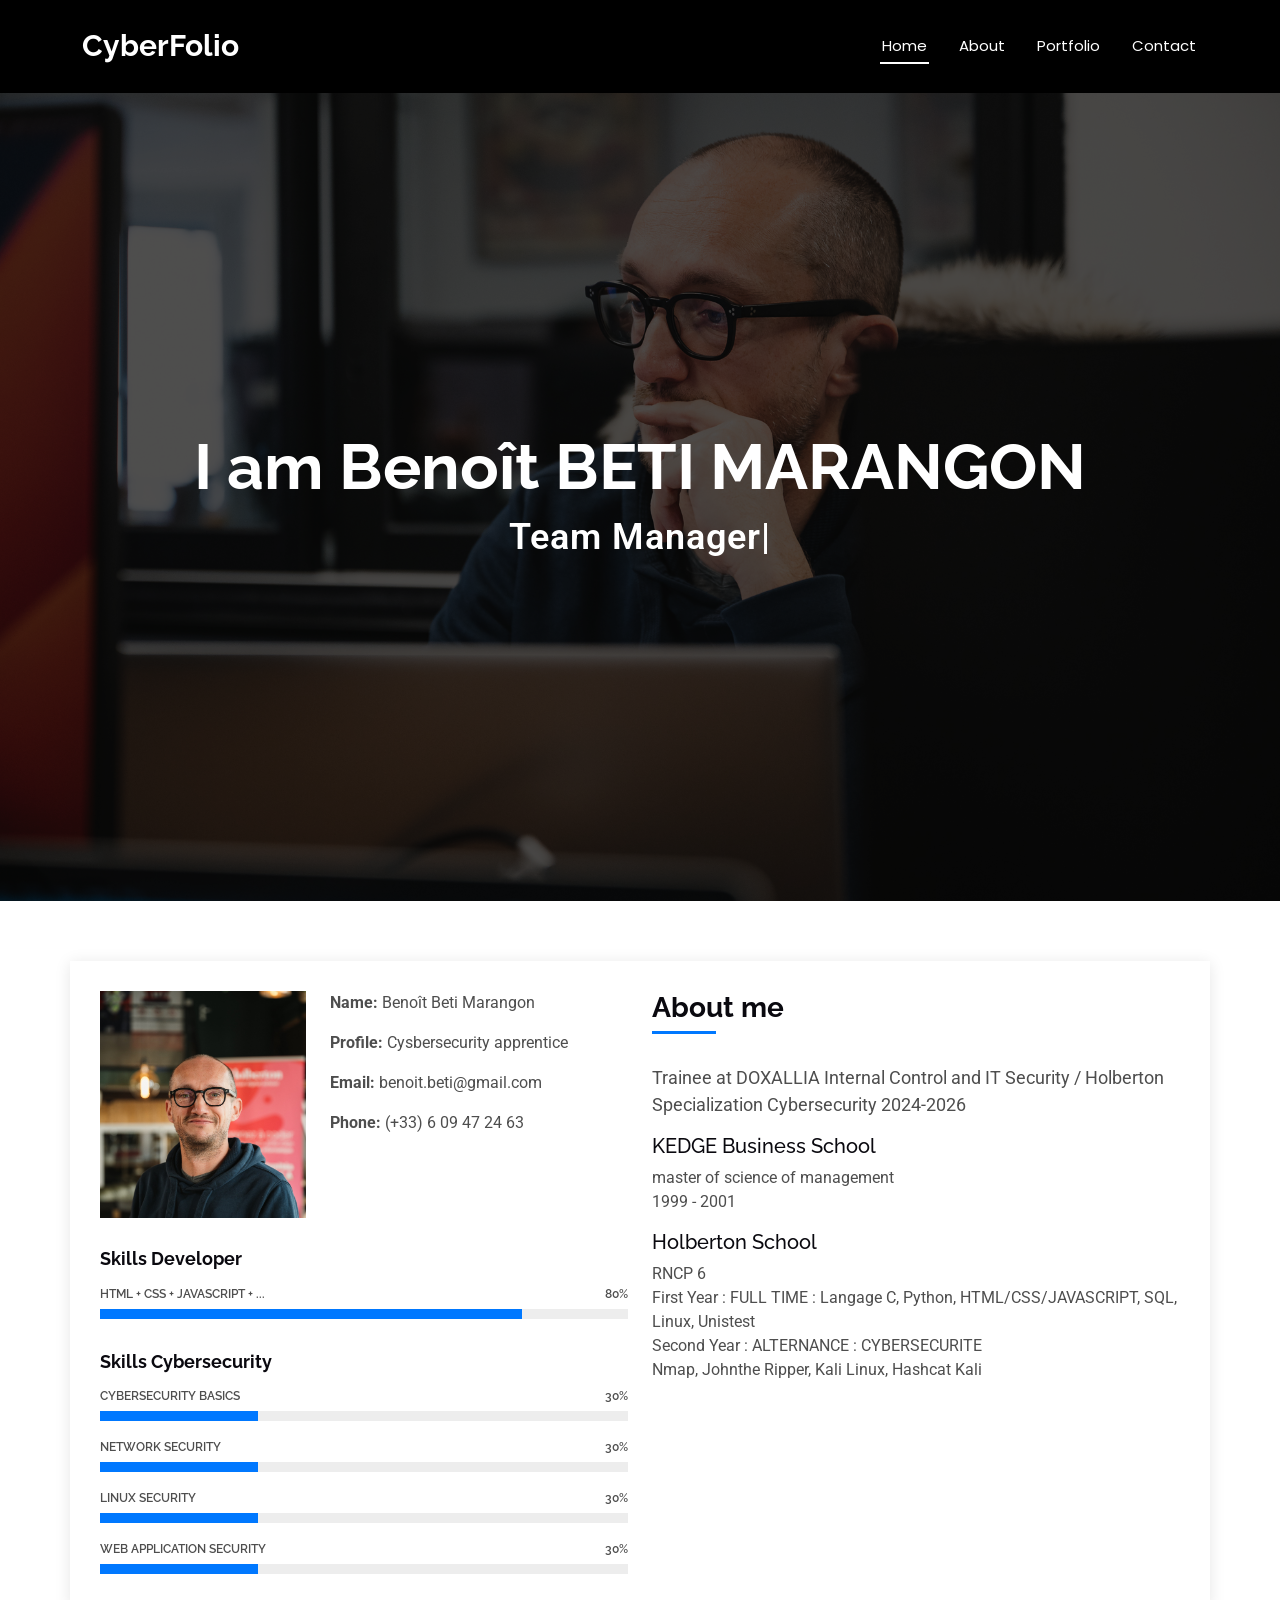
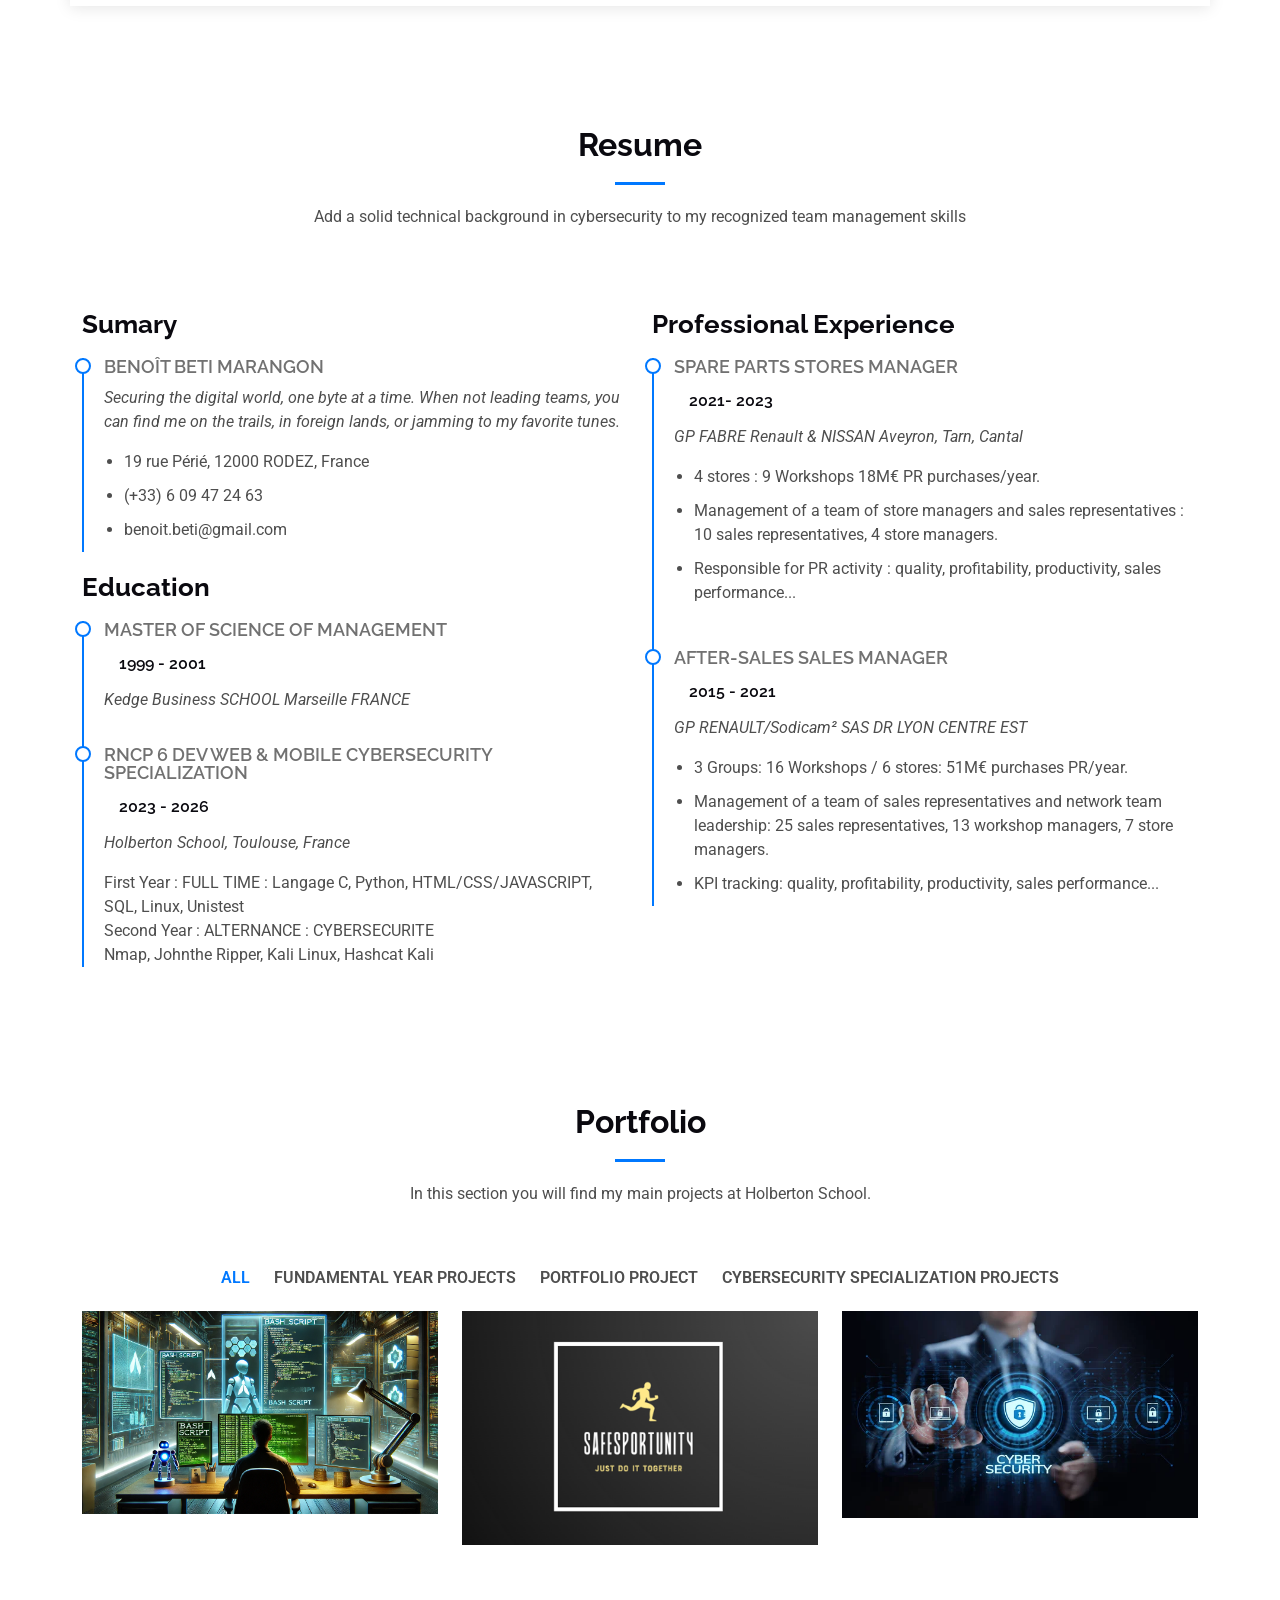
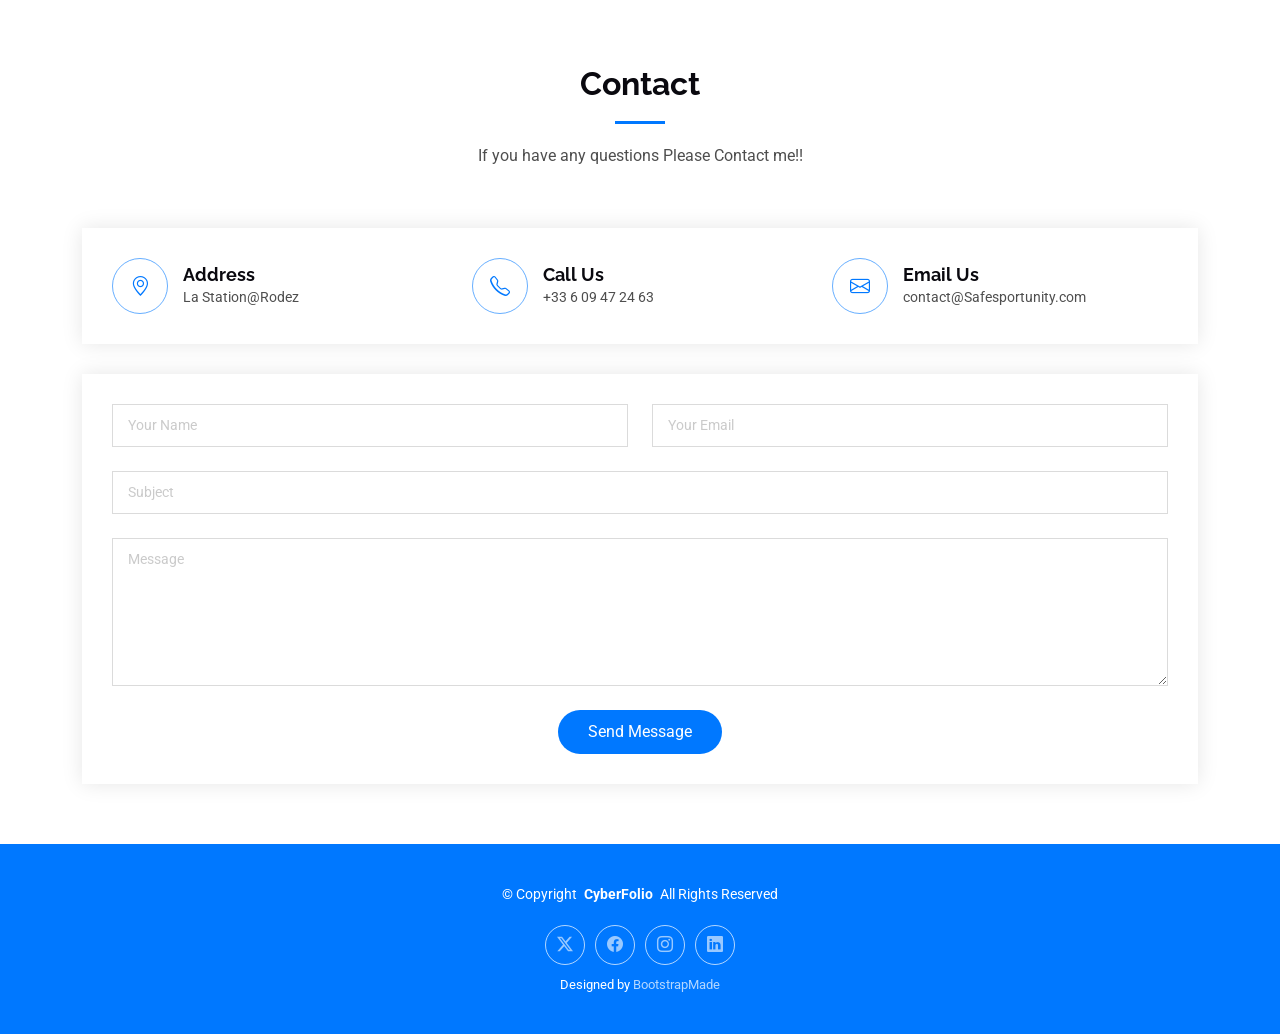
<file: personnal website/DevFolio/index.html>
<!DOCTYPE html>
<html lang="en">

<head>
  <meta charset="utf-8">
  <meta content="width=device-width, initial-scale=1.0" name="viewport">
  <title>Benoit BETI MARANGON Cysbersecurity apprentice</title>
  <meta name="description" content="">
  <meta name="keywords" content="">

  <!-- Favicons -->
  <link href="assets/img/favicon.png" rel="icon">
  <link href="assets/img/apple-touch-icon.png" rel="apple-touch-icon">

  <!-- Fonts -->
  <link href="https://fonts.googleapis.com" rel="preconnect">
  <link href="https://fonts.gstatic.com" rel="preconnect" crossorigin>
  <link href="https://fonts.googleapis.com/css2?family=Roboto:ital,wght@0,100;0,300;0,400;0,500;0,700;0,900;1,100;1,300;1,400;1,500;1,700;1,900&family=Poppins:ital,wght@0,100;0,200;0,300;0,400;0,500;0,600;0,700;0,800;0,900;1,100;1,200;1,300;1,400;1,500;1,600;1,700;1,800;1,900&family=Raleway:ital,wght@0,100;0,200;0,300;0,400;0,500;0,600;0,700;0,800;0,900;1,100;1,200;1,300;1,400;1,500;1,600;1,700;1,800;1,900&display=swap" rel="stylesheet">

  <!-- Vendor CSS Files -->
  <link href="assets/vendor/bootstrap/css/bootstrap.min.css" rel="stylesheet">
  <link href="assets/vendor/bootstrap-icons/bootstrap-icons.css" rel="stylesheet">
  <link href="assets/vendor/aos/aos.css" rel="stylesheet">
  <link href="assets/vendor/glightbox/css/glightbox.min.css" rel="stylesheet">
  <link href="assets/vendor/swiper/swiper-bundle.min.css" rel="stylesheet">

  <!-- Main CSS File -->
  <link href="assets/css/main.css" rel="stylesheet">

  <!-- =======================================================
  * Template Name: DevFolio
  * Template URL: https://bootstrapmade.com/devfolio-bootstrap-portfolio-html-template/
  * Updated: Aug 07 2024 with Bootstrap v5.3.3
  * Author: BootstrapMade.com
  * License: https://bootstrapmade.com/license/
  ======================================================== -->
</head>

<body class="index-page">

  <header id="header" class="header d-flex align-items-center sticky-top">
    <div class="container-fluid container-xl position-relative d-flex align-items-center justify-content-between">

      <a href="index.html" class="logo d-flex align-items-center">
        <!-- Uncomment the line below if you also wish to use an image logo -->
        <!-- <img src="assets/img/logo.png" alt=""> -->
        <h1 class="sitename">CyberFolio</h1>
      </a>

      <nav id="navmenu" class="navmenu">
        <ul>
          <li><a href="#hero" class="active">Home<br></a></li>
          <li><a href="#about">About</a></li>
          <li><a href="#portfolio">Portfolio</a></li>
          <li><a href="#contact">Contact</a></li>
        </ul>
        <i class="mobile-nav-toggle d-xl-none bi bi-list"></i>
      </nav>

    </div>
  </header>

  <main class="main">

    <!-- Hero Section -->
    <section id="hero" class="hero section dark-background">

      <img src="assets/img/hero-img.jpg" alt="" data-aos="fade-in">

      <div class="container d-flex flex-column align-items-center justify-content-center text-center" data-aos="fade-up" data-aos-delay="100">
        <h2>I am Benoît BETI MARANGON</h2>
        <p><span class="typed" data-typed-items="Team Manager,Cybersecurity apprentice, Developer apprentice, Freelancer"></span></p>
      </div>

    </section><!-- /Hero Section -->

    <!-- About Section -->
    <section id="about" class="about section">

      <div class="container" data-aos="fade-up" data-aos-delay="100">

        <div class="row gy-4">
          <div class="col-md-6">

            <div class="row justify-content-between gy-4">
              <div class="col-lg-5">
                <img src="assets/img/profile-img.jpg" class="img-fluid" alt="">
              </div>
              <div class="col-lg-7 about-info">
                <p><strong>Name: </strong> <span>Benoît Beti Marangon</span></p>
                <p><strong>Profile: </strong> <span>Cysbersecurity apprentice</span></p>
                <p><strong>Email: </strong> <span>benoit.beti@gmail.com</span></p>
                <p><strong>Phone: </strong> <span>(+33) 6 09 47 24 63</span></p>
              </div>
            </div>

            <div class="skills-content skills-animation">

              <h5>Skills Developer</h5>

              <div class="progress">
                <span class="skill"><span>HTML + CSS + JavaScript + ...</span> <i class="val">80%</i></span>
                <div class="progress-bar-wrap">
                  <div class="progress-bar" role="progressbar" aria-valuenow="80" aria-valuemin="0" aria-valuemax="100"></div>
                </div>
              </div><!-- End Skills Item -->

              <h5>Skills Cybersecurity</h5>

              <div class="progress">
                <span class="skill"><span>Cybersecurity Basics</span> <i class="val">30%</i></span>
                <div class="progress-bar-wrap">
                  <div class="progress-bar" role="progressbar" aria-valuenow="30" aria-valuemin="0" aria-valuemax="100"></div>
                </div>
              </div><!-- End Skills Item -->

              <div class="progress">
                <span class="skill"><span>Network Security</span> <i class="val">30%</i></span>
                <div class="progress-bar-wrap">
                  <div class="progress-bar" role="progressbar" aria-valuenow="30" aria-valuemin="0" aria-valuemax="100"></div>
                </div>
              </div><!-- End Skills Item -->

              <div class="progress">
                <span class="skill"><span>Linux Security</span> <i class="val">30%</i></span>
                <div class="progress-bar-wrap">
                  <div class="progress-bar" role="progressbar" aria-valuenow="30" aria-valuemin="0" aria-valuemax="100"></div>
                </div>
              </div><!-- End Skills Item -->

              <div class="progress">
                <span class="skill"><span>Web Application Security</span> <i class="val">30%</i></span>
                <div class="progress-bar-wrap">
                  <div class="progress-bar" role="progressbar" aria-valuenow="30" aria-valuemin="0" aria-valuemax="100"></div>
                </div>
              </div><!-- End Skills Item -->

            </div>
          </div>

          <div class="col-md-6">
            <div class="about-me">
              <h4>About me</h4>
              <p>
                Trainee at DOXALLIA Internal Control and IT Security / Holberton Specialization Cybersecurity 2024-2026
              </p>
              <p>
                <h5>KEDGE Business School</h5>
                master of science of management </br>
                1999 - 2001
              </p>
            </b>
              <p>
                <h5>Holberton School</h5>
                RNCP 6 </br>
                First Year : FULL TIME : Langage C, Python, HTML/CSS/JAVASCRIPT, SQL, Linux, Unistest </br>
                Second Year : ALTERNANCE : CYBERSECURITE </br>
                Nmap, Johnthe Ripper, Kali Linux, Hashcat Kali
              </p>
            </div>
          </div>
        </div>

      </div>

    </section><!-- /About Section -->

    <!-- Resume Section -->
    <section id="resume" class="resume section">

      <!-- Section Title -->
      <div class="container section-title" data-aos="fade-up">
        <h2>Resume</h2>
        <p>Add a solid technical background in cybersecurity to my recognized team management skills</p>
      </div><!-- End Section Title -->

      <div class="container">

        <div class="row">

          <div class="col-lg-6" data-aos="fade-up" data-aos-delay="100">
            <h3 class="resume-title">Sumary</h3>

            <div class="resume-item pb-0">
              <h4>Benoît BETI MARANGON</h4>
              <p><em>Securing the digital world, one byte at a time. When not leading teams, you can find me on the trails, in foreign lands, or jamming to my favorite tunes.</em></p>
              <ul>
                <li>19 rue Périé, 12000 RODEZ, France</li>
                <li>(+33) 6 09 47 24 63</li>
                <li>benoit.beti@gmail.com</li>
              </ul>
            </div><!-- Edn Resume Item -->

            <h3 class="resume-title">Education</h3>
            <div class="resume-item">
              <h4>master of science of management</h4>
              <h5>1999 - 2001</h5>
              <p><em>Kedge Business SCHOOL Marseille FRANCE</em></p>
            </div><!-- Edn Resume Item -->

            <div class="resume-item">
              <h4>RNCP 6 Dev Web & Mobile Cybersecurity Specialization</h4>
              <h5>2023 - 2026</h5>
              <p><em>Holberton School, Toulouse, France</em></p>
              <p>First Year : FULL TIME : Langage C, Python, HTML/CSS/JAVASCRIPT, SQL, Linux, Unistest </br>
                Second Year : ALTERNANCE : CYBERSECURITE </br>
                Nmap, Johnthe Ripper, Kali Linux, Hashcat Kali</p>
            </div><!-- Edn Resume Item -->

          </div>

          <div class="col-lg-6" data-aos="fade-up" data-aos-delay="200">
            <h3 class="resume-title">Professional Experience</h3>
            <div class="resume-item">
              <h4>Spare parts stores manager</h4>
              <h5>2021- 2023</h5>
              <p><em>GP FABRE Renault & NISSAN Aveyron, Tarn, Cantal</em></p>
              <ul>
                <li> 4 stores : 9 Workshops 18M€ PR purchases/year.</li>
                <li>Management of a team of store managers and sales representatives :
                  10 sales representatives, 4 store managers. </li>
                <li>Responsible for PR activity : quality, profitability, productivity, sales performance...</li>
              </ul>
            </div><!-- Edn Resume Item -->

            <div class="resume-item">
              <h4>After-Sales Sales Manager</h4>
              <h5>2015 - 2021</h5>
              <p><em>GP RENAULT/Sodicam² SAS DR LYON CENTRE EST</em></p>
              <ul>
                <li>3 Groups: 16 Workshops / 6 stores: 51M€ purchases PR/year.</li>
                <li>Management of a team of sales representatives and network team leadership: 
                  25 sales representatives, 13 workshop managers, 7 store managers.</li>
                <li> KPI tracking: quality, profitability, productivity, sales performance...</li>
              </ul>
            </div><!-- Edn Resume Item -->

          </div>

        </div>

      </div>

    </section><!-- /Resume Section -->

    
        </div>

      </div>

    

    <!-- Portfolio Section -->
    <section id="portfolio" class="portfolio section">

      <!-- Section Title -->
      <div class="container section-title" data-aos="fade-up">
        <h2>Portfolio</h2>
        <p>In this section you will find my main projects at Holberton School.</p>
      </div><!-- End Section Title -->

      <div class="container">

        <div class="isotope-layout" data-default-filter="*" data-layout="masonry" data-sort="original-order">

          <ul class="portfolio-filters isotope-filters" data-aos="fade-up" data-aos-delay="100">
            <li data-filter="*" class="filter-active">All</li>
            <li data-filter=".filter-app">Fundamental Year projects</li>
            <li data-filter=".filter-product">Portfolio project</li>
            <li data-filter=".filter-branding">Cybersecurity Specialization projects</li>
          </ul><!-- End Portfolio Filters -->

          <div class="row gy-4 isotope-container" data-aos="fade-up" data-aos-delay="200">

            <div class="col-lg-4 col-md-6 portfolio-item isotope-item filter-app">
              <img src="assets/img/portfolio/fondamentaux.png" class="img-fluid" alt="">
              <div class="portfolio-info">
                <h4>Holberton Higher Level Programming</h4>
                <p>A high-level language (HLL) is a kind of programming language that aims to make computer programming easier to understand.”</p>
                <a href="assets/img/portfolio/fondamentaux.png" title="https://www.holbertonschool.com/programs" data-gallery="fundamental projects" class="glightbox preview-link"><i class="bi bi-zoom-in"></i></a>
                <a href="https://github.com/BenBet21/holbertonschool-higher_level_programming.git" title="More Details" class="details-link"><i class="bi bi-link-45deg"></i></a>
              </div>
            </div><!-- End Portfolio Item -->

            <div class="col-lg-4 col-md-6 portfolio-item isotope-item filter-product">
              <img src="assets/img/portfolio/logo_safesportunity.png" class="img-fluid" alt="">
              <div class="portfolio-info">
                <h4>Safesportunity</h4>
                <p>Our project is driven by our shared passion for endurance sports.

                  In our daily training, we often faced two challenges:
                  
                  which exercises to practice to gradually reach our goals, and how to easily connect with people around us who, like us, want to train together.
                  Endurance sports are tough! And everyone will tell you: having a training partner changes everything!</p>
                <a href="assets/img/portfolio/logo_safesportunity.png" title="Safesportunity" data-gallery="portfolio project" class="glightbox preview-link"><i class="bi bi-zoom-in"></i></a>
                <a href="landing_page_safesportunity.html" title="More Details" class="details-link"><i class="bi bi-link-45deg"></i></a>
              </div>
            </div><!-- End Portfolio Item -->

            <div class="col-lg-4 col-md-6 portfolio-item isotope-item filter-branding">
              <img src="assets/img/portfolio/cyber.jpg" class="img-fluid" alt="">
              <div class="portfolio-info">
                <h4>Cybersecurity projects</h4>
                <p>Cybersecurity Specialization Projects</p>
                <a href="assets/img/portfolio/cyber.jpg" title="Cybersecurity projects" data-gallery="Cybersecurity projects" class="glightbox preview-link"><i class="bi bi-zoom-in"></i></a>
                <a href="https://github.com/BenBet21/holbertonschool-cyber_security.git" title="More Details" class="details-link"><i class="bi bi-link-45deg"></i></a>
              </div>
            </div><!-- End Portfolio Item -->

            

          </div><!-- End Portfolio Container -->

        </div>

      </div>

    </section><!-- /Portfolio Section -->

   
    <!-- Contact Section -->
    <section id="contact" class="contact section">

      <!-- Section Title -->
      <div class="container section-title" data-aos="fade-up">
        <h2>Contact</h2>
        <p>If you have any questions Please Contact me!!</p>
      </div><!-- End Section Title -->

      <div class="container" data-aos="fade-up" data-aos-delay="100">

        <div class="info-wrap" data-aos="fade-up" data-aos-delay="200">
          <div class="row gy-5">

            <div class="col-lg-4">
              <div class="info-item d-flex align-items-center">
                <i class="bi bi-geo-alt flex-shrink-0"></i>
                <div>
                  <h3>Address</h3>
                  <p>La Station@Rodez</p>
                </div>
              </div>
            </div><!-- End Info Item -->

            <div class="col-lg-4">
              <div class="info-item d-flex align-items-center">
                <i class="bi bi-telephone flex-shrink-0"></i>
                <div>
                  <h3>Call Us</h3>
                  <p>+33 6 09 47 24 63</p>
                </div>
              </div>
            </div><!-- End Info Item -->

            <div class="col-lg-4">
              <div class="info-item d-flex align-items-center">
                <i class="bi bi-envelope flex-shrink-0"></i>
                <div>
                  <h3>Email Us</h3>
                  <p>contact@Safesportunity.com</p>
                </div>
              </div>
            </div><!-- End Info Item -->

          </div>
        </div>

        <form action="forms/contact.php" method="post" class="php-email-form" data-aos="fade-up" data-aos-delay="300">
          <div class="row gy-4">

            <div class="col-md-6">
              <input type="text" name="name" class="form-control" placeholder="Your Name" required="">
            </div>

            <div class="col-md-6 ">
              <input type="email" class="form-control" name="email" placeholder="Your Email" required="">
            </div>

            <div class="col-md-12">
              <input type="text" class="form-control" name="subject" placeholder="Subject" required="">
            </div>

            <div class="col-md-12">
              <textarea class="form-control" name="message" rows="6" placeholder="Message" required=""></textarea>
            </div>

            <div class="col-md-12 text-center">
              <div class="loading">Loading</div>
              <div class="error-message"></div>
              <div class="sent-message">Your message has been sent. Thank you!</div>

              <button type="submit">Send Message</button>
            </div>

          </div>
        </form><!-- End Contact Form -->

      </div>

    </section><!-- /Contact Section -->

  </main>

  <footer id="footer" class="footer accent-background">

    <div class="container">
      <div class="copyright text-center ">
        <p>© <span>Copyright</span> <strong class="px-1 sitename">CyberFolio</strong> <span>All Rights Reserved</span></p>
      </div>
      <div class="social-links d-flex justify-content-center">
        <a href=""><i class="bi bi-twitter-x"></i></a>
        <a href=""><i class="bi bi-facebook"></i></a>
        <a href=""><i class="bi bi-instagram"></i></a>
        <a href=""><i class="bi bi-linkedin"></i></a>
      </div>
      <div class="credits">
        <!-- All the links in the footer should remain intact. -->
        <!-- You can delete the links only if you've purchased the pro version. -->
        <!-- Licensing information: https://bootstrapmade.com/license/ -->
        <!-- Purchase the pro version with working PHP/AJAX contact form: [buy-url] -->
        Designed by <a href="https://bootstrapmade.com/">BootstrapMade</a>
      </div>
    </div>

  </footer>

  <!-- Scroll Top -->
  <a href="#" id="scroll-top" class="scroll-top d-flex align-items-center justify-content-center"><i class="bi bi-arrow-up-short"></i></a>

  <!-- Preloader -->
  <div id="preloader"></div>

  <!-- Vendor JS Files -->
  <script src="assets/vendor/bootstrap/js/bootstrap.bundle.min.js"></script>
  <script src="assets/vendor/php-email-form/validate.js"></script>
  <script src="assets/vendor/aos/aos.js"></script>
  <script src="assets/vendor/typed.js/typed.umd.js"></script>
  <script src="assets/vendor/waypoints/noframework.waypoints.js"></script>
  <script src="assets/vendor/purecounter/purecounter_vanilla.js"></script>
  <script src="assets/vendor/glightbox/js/glightbox.min.js"></script>
  <script src="assets/vendor/imagesloaded/imagesloaded.pkgd.min.js"></script>
  <script src="assets/vendor/isotope-layout/isotope.pkgd.min.js"></script>
  <script src="assets/vendor/swiper/swiper-bundle.min.js"></script>

  <!-- Main JS File -->
  <script src="assets/js/main.js"></script>

</body>

</html>
</file>
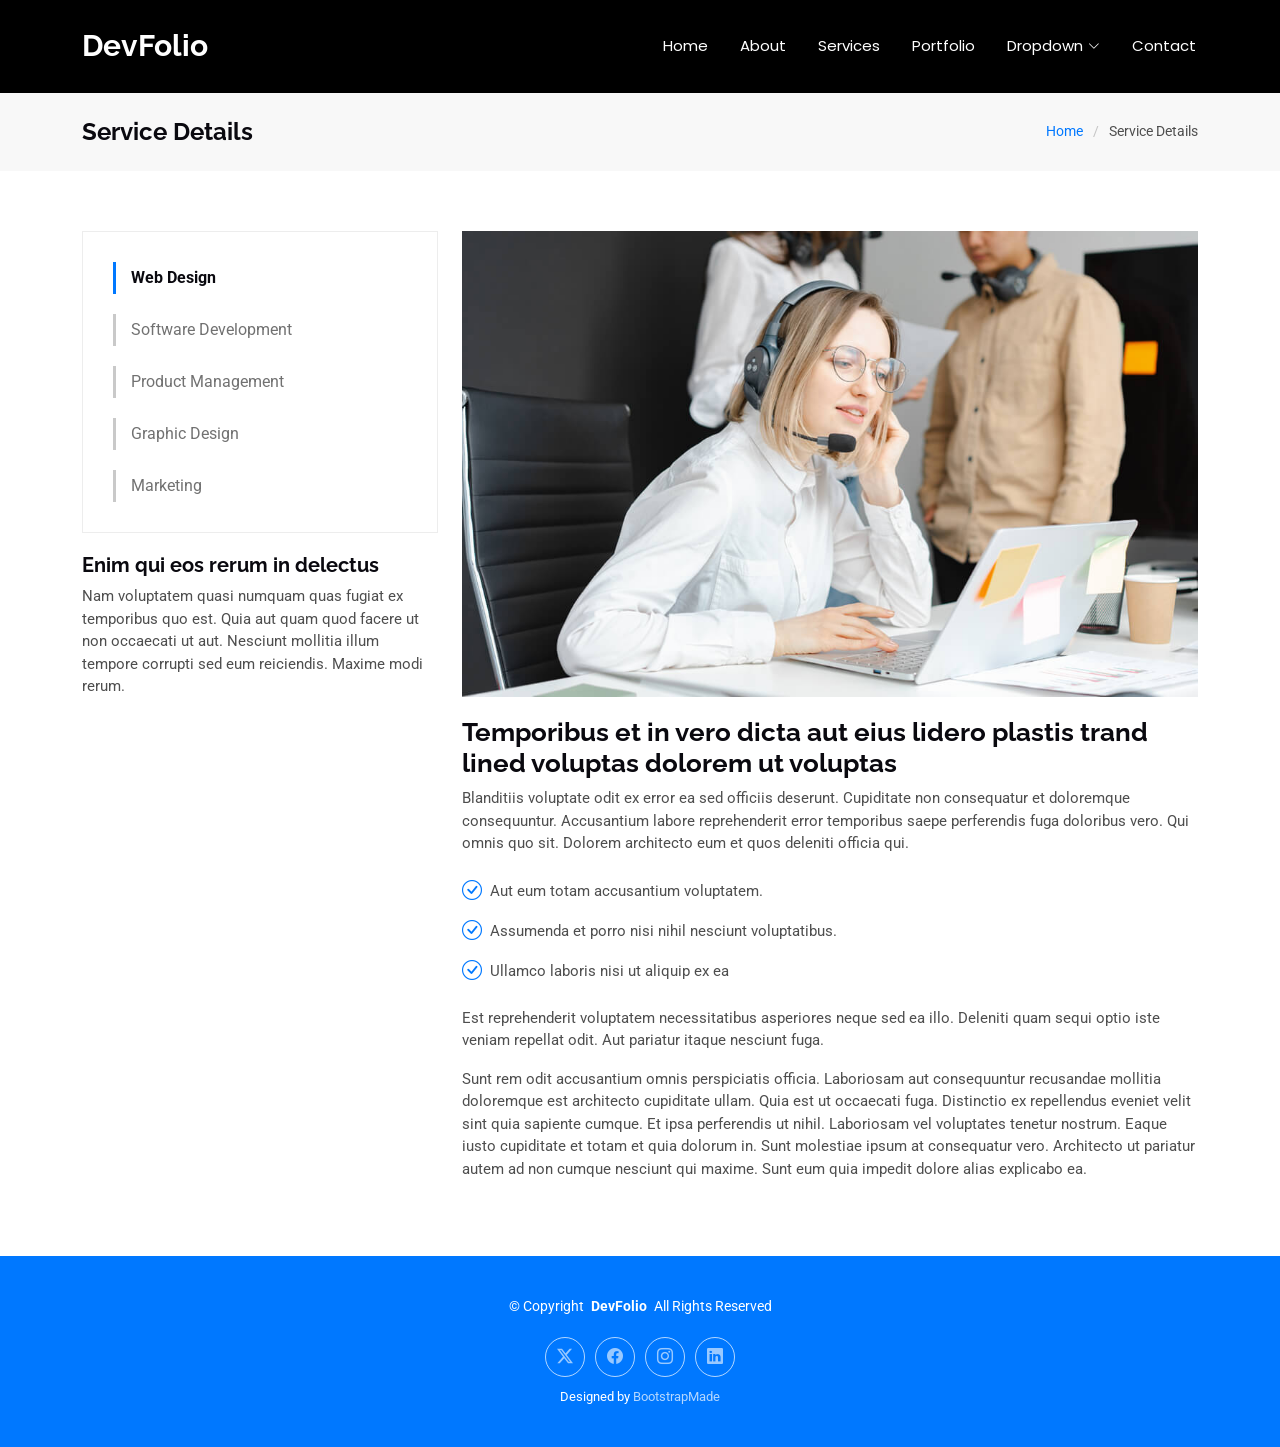
<file: personnal website/DevFolio/service-details.html>
<!DOCTYPE html>
<html lang="en">

<head>
  <meta charset="utf-8">
  <meta content="width=device-width, initial-scale=1.0" name="viewport">
  <title>Service Details - DevFolio Bootstrap Template</title>
  <meta name="description" content="">
  <meta name="keywords" content="">

  <!-- Favicons -->
  <link href="assets/img/favicon.png" rel="icon">
  <link href="assets/img/apple-touch-icon.png" rel="apple-touch-icon">

  <!-- Fonts -->
  <link href="https://fonts.googleapis.com" rel="preconnect">
  <link href="https://fonts.gstatic.com" rel="preconnect" crossorigin>
  <link href="https://fonts.googleapis.com/css2?family=Roboto:ital,wght@0,100;0,300;0,400;0,500;0,700;0,900;1,100;1,300;1,400;1,500;1,700;1,900&family=Poppins:ital,wght@0,100;0,200;0,300;0,400;0,500;0,600;0,700;0,800;0,900;1,100;1,200;1,300;1,400;1,500;1,600;1,700;1,800;1,900&family=Raleway:ital,wght@0,100;0,200;0,300;0,400;0,500;0,600;0,700;0,800;0,900;1,100;1,200;1,300;1,400;1,500;1,600;1,700;1,800;1,900&display=swap" rel="stylesheet">

  <!-- Vendor CSS Files -->
  <link href="assets/vendor/bootstrap/css/bootstrap.min.css" rel="stylesheet">
  <link href="assets/vendor/bootstrap-icons/bootstrap-icons.css" rel="stylesheet">
  <link href="assets/vendor/aos/aos.css" rel="stylesheet">
  <link href="assets/vendor/glightbox/css/glightbox.min.css" rel="stylesheet">
  <link href="assets/vendor/swiper/swiper-bundle.min.css" rel="stylesheet">

  <!-- Main CSS File -->
  <link href="assets/css/main.css" rel="stylesheet">

  <!-- =======================================================
  * Template Name: DevFolio
  * Template URL: https://bootstrapmade.com/devfolio-bootstrap-portfolio-html-template/
  * Updated: Aug 07 2024 with Bootstrap v5.3.3
  * Author: BootstrapMade.com
  * License: https://bootstrapmade.com/license/
  ======================================================== -->
</head>

<body class="service-details-page">

  <header id="header" class="header d-flex align-items-center sticky-top">
    <div class="container-fluid container-xl position-relative d-flex align-items-center justify-content-between">

      <a href="index.html" class="logo d-flex align-items-center">
        <!-- Uncomment the line below if you also wish to use an image logo -->
        <!-- <img src="assets/img/logo.png" alt=""> -->
        <h1 class="sitename">DevFolio</h1>
      </a>

      <nav id="navmenu" class="navmenu">
        <ul>
          <li><a href="#hero">Home<br></a></li>
          <li><a href="#about">About</a></li>
          <li><a href="#services">Services</a></li>
          <li><a href="#portfolio">Portfolio</a></li>
          <li class="dropdown"><a href="#"><span>Dropdown</span> <i class="bi bi-chevron-down toggle-dropdown"></i></a>
            <ul>
              <li><a href="#">Dropdown 1</a></li>
              <li class="dropdown"><a href="#"><span>Deep Dropdown</span> <i class="bi bi-chevron-down toggle-dropdown"></i></a>
                <ul>
                  <li><a href="#">Deep Dropdown 1</a></li>
                  <li><a href="#">Deep Dropdown 2</a></li>
                  <li><a href="#">Deep Dropdown 3</a></li>
                  <li><a href="#">Deep Dropdown 4</a></li>
                  <li><a href="#">Deep Dropdown 5</a></li>
                </ul>
              </li>
              <li><a href="#">Dropdown 2</a></li>
              <li><a href="#">Dropdown 3</a></li>
              <li><a href="#">Dropdown 4</a></li>
            </ul>
          </li>
          <li><a href="#contact">Contact</a></li>
        </ul>
        <i class="mobile-nav-toggle d-xl-none bi bi-list"></i>
      </nav>

    </div>
  </header>

  <main class="main">

    <!-- Page Title -->
    <div class="page-title" data-aos="fade">
      <div class="container d-lg-flex justify-content-between align-items-center">
        <h1 class="mb-2 mb-lg-0">Service Details</h1>
        <nav class="breadcrumbs">
          <ol>
            <li><a href="index.html">Home</a></li>
            <li class="current">Service Details</li>
          </ol>
        </nav>
      </div>
    </div><!-- End Page Title -->

    <!-- Service Details Section -->
    <section id="service-details" class="service-details section">

      <div class="container">

        <div class="row gy-4">

          <div class="col-lg-4" data-aos="fade-up" data-aos-delay="100">
            <div class="services-list">
              <a href="#" class="active">Web Design</a>
              <a href="#">Software Development</a>
              <a href="#">Product Management</a>
              <a href="#">Graphic Design</a>
              <a href="#">Marketing</a>
            </div>

            <h4>Enim qui eos rerum in delectus</h4>
            <p>Nam voluptatem quasi numquam quas fugiat ex temporibus quo est. Quia aut quam quod facere ut non occaecati ut aut. Nesciunt mollitia illum tempore corrupti sed eum reiciendis. Maxime modi rerum.</p>
          </div>

          <div class="col-lg-8" data-aos="fade-up" data-aos-delay="200">
            <img src="assets/img/services.jpg" alt="" class="img-fluid services-img">
            <h3>Temporibus et in vero dicta aut eius lidero plastis trand lined voluptas dolorem ut voluptas</h3>
            <p>
              Blanditiis voluptate odit ex error ea sed officiis deserunt. Cupiditate non consequatur et doloremque consequuntur. Accusantium labore reprehenderit error temporibus saepe perferendis fuga doloribus vero. Qui omnis quo sit. Dolorem architecto eum et quos deleniti officia qui.
            </p>
            <ul>
              <li><i class="bi bi-check-circle"></i> <span>Aut eum totam accusantium voluptatem.</span></li>
              <li><i class="bi bi-check-circle"></i> <span>Assumenda et porro nisi nihil nesciunt voluptatibus.</span></li>
              <li><i class="bi bi-check-circle"></i> <span>Ullamco laboris nisi ut aliquip ex ea</span></li>
            </ul>
            <p>
              Est reprehenderit voluptatem necessitatibus asperiores neque sed ea illo. Deleniti quam sequi optio iste veniam repellat odit. Aut pariatur itaque nesciunt fuga.
            </p>
            <p>
              Sunt rem odit accusantium omnis perspiciatis officia. Laboriosam aut consequuntur recusandae mollitia doloremque est architecto cupiditate ullam. Quia est ut occaecati fuga. Distinctio ex repellendus eveniet velit sint quia sapiente cumque. Et ipsa perferendis ut nihil. Laboriosam vel voluptates tenetur nostrum. Eaque iusto cupiditate et totam et quia dolorum in. Sunt molestiae ipsum at consequatur vero. Architecto ut pariatur autem ad non cumque nesciunt qui maxime. Sunt eum quia impedit dolore alias explicabo ea.
            </p>
          </div>

        </div>

      </div>

    </section><!-- /Service Details Section -->

  </main>

  <footer id="footer" class="footer accent-background">

    <div class="container">
      <div class="copyright text-center ">
        <p>© <span>Copyright</span> <strong class="px-1 sitename">DevFolio</strong> <span>All Rights Reserved</span></p>
      </div>
      <div class="social-links d-flex justify-content-center">
        <a href=""><i class="bi bi-twitter-x"></i></a>
        <a href=""><i class="bi bi-facebook"></i></a>
        <a href=""><i class="bi bi-instagram"></i></a>
        <a href=""><i class="bi bi-linkedin"></i></a>
      </div>
      <div class="credits">
        <!-- All the links in the footer should remain intact. -->
        <!-- You can delete the links only if you've purchased the pro version. -->
        <!-- Licensing information: https://bootstrapmade.com/license/ -->
        <!-- Purchase the pro version with working PHP/AJAX contact form: [buy-url] -->
        Designed by <a href="https://bootstrapmade.com/">BootstrapMade</a>
      </div>
    </div>

  </footer>

  <!-- Scroll Top -->
  <a href="#" id="scroll-top" class="scroll-top d-flex align-items-center justify-content-center"><i class="bi bi-arrow-up-short"></i></a>

  <!-- Preloader -->
  <div id="preloader"></div>

  <!-- Vendor JS Files -->
  <script src="assets/vendor/bootstrap/js/bootstrap.bundle.min.js"></script>
  <script src="assets/vendor/php-email-form/validate.js"></script>
  <script src="assets/vendor/aos/aos.js"></script>
  <script src="assets/vendor/typed.js/typed.umd.js"></script>
  <script src="assets/vendor/waypoints/noframework.waypoints.js"></script>
  <script src="assets/vendor/purecounter/purecounter_vanilla.js"></script>
  <script src="assets/vendor/glightbox/js/glightbox.min.js"></script>
  <script src="assets/vendor/imagesloaded/imagesloaded.pkgd.min.js"></script>
  <script src="assets/vendor/isotope-layout/isotope.pkgd.min.js"></script>
  <script src="assets/vendor/swiper/swiper-bundle.min.js"></script>

  <!-- Main JS File -->
  <script src="assets/js/main.js"></script>

</body>

</html>
</file>
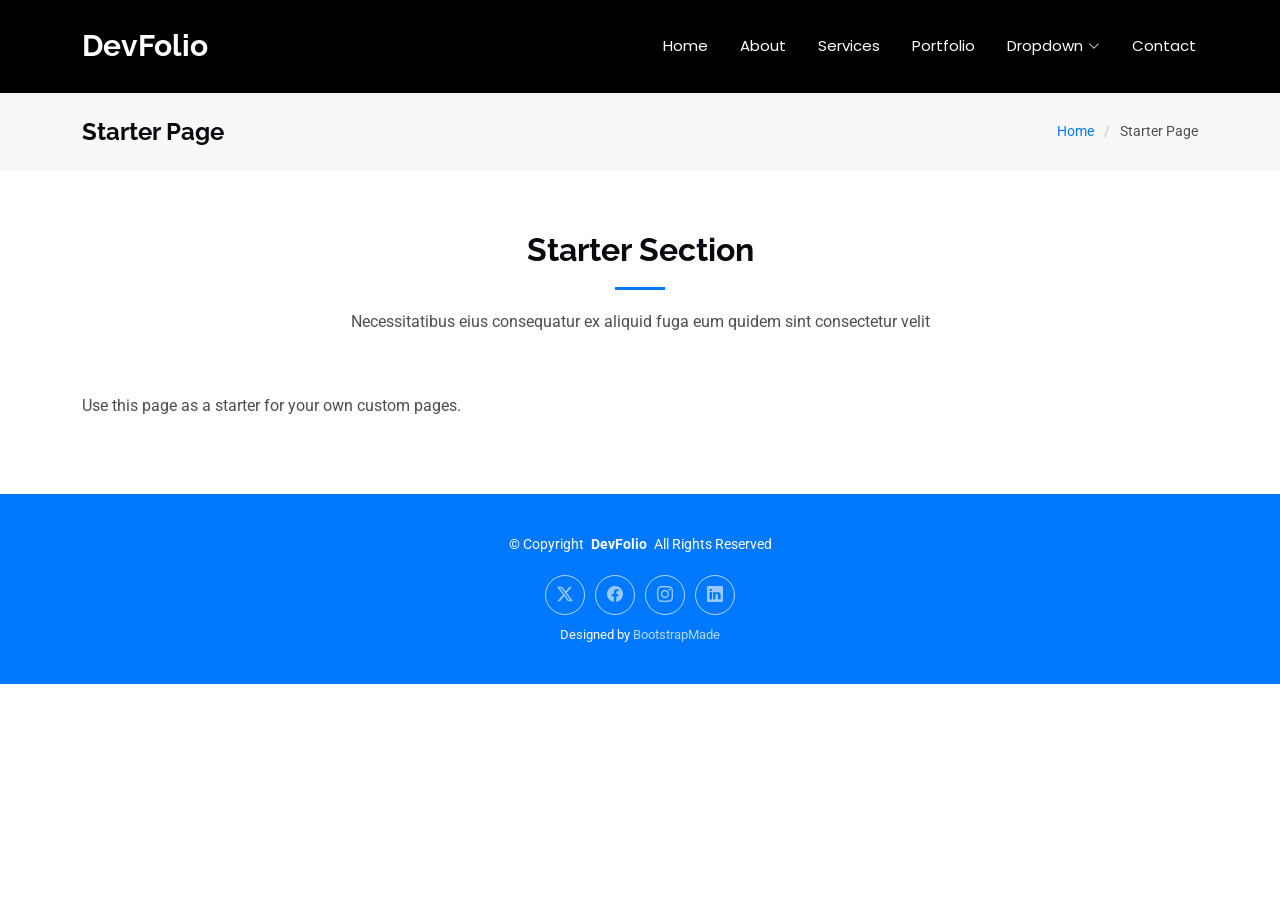
<file: personnal website/DevFolio/starter-page.html>
<!DOCTYPE html>
<html lang="en">

<head>
  <meta charset="utf-8">
  <meta content="width=device-width, initial-scale=1.0" name="viewport">
  <title>Starter Page - DevFolio Bootstrap Template</title>
  <meta name="description" content="">
  <meta name="keywords" content="">

  <!-- Favicons -->
  <link href="assets/img/favicon.png" rel="icon">
  <link href="assets/img/apple-touch-icon.png" rel="apple-touch-icon">

  <!-- Fonts -->
  <link href="https://fonts.googleapis.com" rel="preconnect">
  <link href="https://fonts.gstatic.com" rel="preconnect" crossorigin>
  <link href="https://fonts.googleapis.com/css2?family=Roboto:ital,wght@0,100;0,300;0,400;0,500;0,700;0,900;1,100;1,300;1,400;1,500;1,700;1,900&family=Poppins:ital,wght@0,100;0,200;0,300;0,400;0,500;0,600;0,700;0,800;0,900;1,100;1,200;1,300;1,400;1,500;1,600;1,700;1,800;1,900&family=Raleway:ital,wght@0,100;0,200;0,300;0,400;0,500;0,600;0,700;0,800;0,900;1,100;1,200;1,300;1,400;1,500;1,600;1,700;1,800;1,900&display=swap" rel="stylesheet">

  <!-- Vendor CSS Files -->
  <link href="assets/vendor/bootstrap/css/bootstrap.min.css" rel="stylesheet">
  <link href="assets/vendor/bootstrap-icons/bootstrap-icons.css" rel="stylesheet">
  <link href="assets/vendor/aos/aos.css" rel="stylesheet">
  <link href="assets/vendor/glightbox/css/glightbox.min.css" rel="stylesheet">
  <link href="assets/vendor/swiper/swiper-bundle.min.css" rel="stylesheet">

  <!-- Main CSS File -->
  <link href="assets/css/main.css" rel="stylesheet">

  <!-- =======================================================
  * Template Name: DevFolio
  * Template URL: https://bootstrapmade.com/devfolio-bootstrap-portfolio-html-template/
  * Updated: Aug 07 2024 with Bootstrap v5.3.3
  * Author: BootstrapMade.com
  * License: https://bootstrapmade.com/license/
  ======================================================== -->
</head>

<body class="starter-page-page">

  <header id="header" class="header d-flex align-items-center sticky-top">
    <div class="container-fluid container-xl position-relative d-flex align-items-center justify-content-between">

      <a href="index.html" class="logo d-flex align-items-center">
        <!-- Uncomment the line below if you also wish to use an image logo -->
        <!-- <img src="assets/img/logo.png" alt=""> -->
        <h1 class="sitename">DevFolio</h1>
      </a>

      <nav id="navmenu" class="navmenu">
        <ul>
          <li><a href="#hero">Home<br></a></li>
          <li><a href="#about">About</a></li>
          <li><a href="#services">Services</a></li>
          <li><a href="#portfolio">Portfolio</a></li>
          <li class="dropdown"><a href="#"><span>Dropdown</span> <i class="bi bi-chevron-down toggle-dropdown"></i></a>
            <ul>
              <li><a href="#">Dropdown 1</a></li>
              <li class="dropdown"><a href="#"><span>Deep Dropdown</span> <i class="bi bi-chevron-down toggle-dropdown"></i></a>
                <ul>
                  <li><a href="#">Deep Dropdown 1</a></li>
                  <li><a href="#">Deep Dropdown 2</a></li>
                  <li><a href="#">Deep Dropdown 3</a></li>
                  <li><a href="#">Deep Dropdown 4</a></li>
                  <li><a href="#">Deep Dropdown 5</a></li>
                </ul>
              </li>
              <li><a href="#">Dropdown 2</a></li>
              <li><a href="#">Dropdown 3</a></li>
              <li><a href="#">Dropdown 4</a></li>
            </ul>
          </li>
          <li><a href="#contact">Contact</a></li>
        </ul>
        <i class="mobile-nav-toggle d-xl-none bi bi-list"></i>
      </nav>

    </div>
  </header>

  <main class="main">

    <!-- Page Title -->
    <div class="page-title" data-aos="fade">
      <div class="container d-lg-flex justify-content-between align-items-center">
        <h1 class="mb-2 mb-lg-0">Starter Page</h1>
        <nav class="breadcrumbs">
          <ol>
            <li><a href="index.html">Home</a></li>
            <li class="current">Starter Page</li>
          </ol>
        </nav>
      </div>
    </div><!-- End Page Title -->

    <!-- Starter Section Section -->
    <section id="starter-section" class="starter-section section">

      <!-- Section Title -->
      <div class="container section-title" data-aos="fade-up">
        <h2>Starter Section</h2>
        <p>Necessitatibus eius consequatur ex aliquid fuga eum quidem sint consectetur velit</p>
      </div><!-- End Section Title -->

      <div class="container" data-aos="fade-up">
        <p>Use this page as a starter for your own custom pages.</p>
      </div>

    </section><!-- /Starter Section Section -->

  </main>

  <footer id="footer" class="footer accent-background">

    <div class="container">
      <div class="copyright text-center ">
        <p>© <span>Copyright</span> <strong class="px-1 sitename">DevFolio</strong> <span>All Rights Reserved</span></p>
      </div>
      <div class="social-links d-flex justify-content-center">
        <a href=""><i class="bi bi-twitter-x"></i></a>
        <a href=""><i class="bi bi-facebook"></i></a>
        <a href=""><i class="bi bi-instagram"></i></a>
        <a href=""><i class="bi bi-linkedin"></i></a>
      </div>
      <div class="credits">
        <!-- All the links in the footer should remain intact. -->
        <!-- You can delete the links only if you've purchased the pro version. -->
        <!-- Licensing information: https://bootstrapmade.com/license/ -->
        <!-- Purchase the pro version with working PHP/AJAX contact form: [buy-url] -->
        Designed by <a href="https://bootstrapmade.com/">BootstrapMade</a>
      </div>
    </div>

  </footer>

  <!-- Scroll Top -->
  <a href="#" id="scroll-top" class="scroll-top d-flex align-items-center justify-content-center"><i class="bi bi-arrow-up-short"></i></a>

  <!-- Preloader -->
  <div id="preloader"></div>

  <!-- Vendor JS Files -->
  <script src="assets/vendor/bootstrap/js/bootstrap.bundle.min.js"></script>
  <script src="assets/vendor/php-email-form/validate.js"></script>
  <script src="assets/vendor/aos/aos.js"></script>
  <script src="assets/vendor/typed.js/typed.umd.js"></script>
  <script src="assets/vendor/waypoints/noframework.waypoints.js"></script>
  <script src="assets/vendor/purecounter/purecounter_vanilla.js"></script>
  <script src="assets/vendor/glightbox/js/glightbox.min.js"></script>
  <script src="assets/vendor/imagesloaded/imagesloaded.pkgd.min.js"></script>
  <script src="assets/vendor/isotope-layout/isotope.pkgd.min.js"></script>
  <script src="assets/vendor/swiper/swiper-bundle.min.js"></script>

  <!-- Main JS File -->
  <script src="assets/js/main.js"></script>

</body>

</html>
</file>
<file: personnal website/DevFolio/assets/css/main.css>
/**
* Template Name: DevFolio
* Template URL: https://bootstrapmade.com/devfolio-bootstrap-portfolio-html-template/
* Updated: Aug 07 2024 with Bootstrap v5.3.3
* Author: BootstrapMade.com
* License: https://bootstrapmade.com/license/
*/

/*--------------------------------------------------------------
# Font & Color Variables
# Help: https://bootstrapmade.com/color-system/
--------------------------------------------------------------*/
/* Fonts */
:root {
  --default-font: "Roboto",  system-ui, -apple-system, "Segoe UI", Roboto, "Helvetica Neue", Arial, "Noto Sans", "Liberation Sans", sans-serif, "Apple Color Emoji", "Segoe UI Emoji", "Segoe UI Symbol", "Noto Color Emoji";
  --heading-font: "Raleway",  sans-serif;
  --nav-font: "Poppins",  sans-serif;
}

/* Global Colors - The following color variables are used throughout the website. Updating them here will change the color scheme of the entire website */
:root { 
  --background-color: #ffffff; /* Background color for the entire website, including individual sections */
  --default-color: #4e4e4e; /* Default color used for the majority of the text content across the entire website */
  --heading-color: #0a090f; /* Color for headings, subheadings and title throughout the website */
  --accent-color: #0078ff; /* Accent color that represents your brand on the website. It's used for buttons, links, and other elements that need to stand out */
  --surface-color: #ffffff; /* The surface color is used as a background of boxed elements within sections, such as cards, icon boxes, or other elements that require a visual separation from the global background. */
  --contrast-color: #ffffff; /* Contrast color for text, ensuring readability against backgrounds of accent, heading, or default colors. */
}

/* Nav Menu Colors - The following color variables are used specifically for the navigation menu. They are separate from the global colors to allow for more customization options */
:root {
  --nav-color: #ffffff;  /* The default color of the main navmenu links */
  --nav-hover-color: #ffffff; /* Applied to main navmenu links when they are hovered over or active */
  --nav-mobile-background-color: #ffffff; /* Used as the background color for mobile navigation menu */
  --nav-dropdown-background-color: #ffffff; /* Used as the background color for dropdown items that appear when hovering over primary navigation items */
  --nav-dropdown-color: #212529; /* Used for navigation links of the dropdown items in the navigation menu. */
  --nav-dropdown-hover-color: #0078ff; /* Similar to --nav-hover-color, this color is applied to dropdown navigation links when they are hovered over. */
}

/* Color Presets - These classes override global colors when applied to any section or element, providing reuse of the sam color scheme. */

.light-background {
  --background-color: #f9f9f9;
  --surface-color: #ffffff;
}

.dark-background {
  --background-color: #060606;
  --default-color: #ffffff;
  --heading-color: #ffffff;
  --surface-color: #252525;
  --contrast-color: #ffffff;
}

.accent-background {
  --background-color: #0078ff;
  --default-color: #ffffff;
  --heading-color: #ffffff;
  --accent-color: #ffffff;
  --surface-color: #3393ff;
  --contrast-color: #ffffff;
}

/* Smooth scroll */
:root {
  scroll-behavior: smooth;
}

/*--------------------------------------------------------------
# General Styling & Shared Classes
--------------------------------------------------------------*/
body {
  color: var(--default-color);
  background-color: var(--background-color);
  font-family: var(--default-font);
}

a {
  color: var(--accent-color);
  text-decoration: none;
  transition: 0.3s;
}

a:hover {
  color: color-mix(in srgb, var(--accent-color), transparent 25%);
  text-decoration: none;
}

h1,
h2,
h3,
h4,
h5,
h6 {
  color: var(--heading-color);
  font-family: var(--heading-font);
}

/* PHP Email Form Messages
------------------------------*/
.php-email-form .error-message {
  display: none;
  background: #df1529;
  color: #ffffff;
  text-align: left;
  padding: 15px;
  margin-bottom: 24px;
  font-weight: 600;
}

.php-email-form .sent-message {
  display: none;
  color: #ffffff;
  background: #059652;
  text-align: center;
  padding: 15px;
  margin-bottom: 24px;
  font-weight: 600;
}

.php-email-form .loading {
  display: none;
  background: var(--surface-color);
  text-align: center;
  padding: 15px;
  margin-bottom: 24px;
}

.php-email-form .loading:before {
  content: "";
  display: inline-block;
  border-radius: 50%;
  width: 24px;
  height: 24px;
  margin: 0 10px -6px 0;
  border: 3px solid var(--accent-color);
  border-top-color: var(--surface-color);
  animation: php-email-form-loading 1s linear infinite;
}

@keyframes php-email-form-loading {
  0% {
    transform: rotate(0deg);
  }

  100% {
    transform: rotate(360deg);
  }
}

/*--------------------------------------------------------------
# Global Header
--------------------------------------------------------------*/
.header {
  --background-color: #000000;
  --default-color: #ffffff;
  --heading-color: #ffffff;
  color: var(--default-color);
  background-color: var(--background-color);
  padding: 20px 0;
  transition: all 0.5s;
  z-index: 997;
}

.header .logo {
  line-height: 1;
}

.header .logo img {
  max-height: 32px;
  margin-right: 8px;
}

.header .logo h1 {
  font-size: 30px;
  margin: 0;
  font-weight: 700;
  color: var(--heading-color);
}

.scrolled .header {
  box-shadow: 0px 0 18px rgba(0, 0, 0, 0.1);
}

/*--------------------------------------------------------------
# Navigation Menu
--------------------------------------------------------------*/
/* Desktop Navigation */
@media (min-width: 1200px) {
  .navmenu {
    padding: 0;
  }

  .navmenu ul {
    margin: 0;
    padding: 0;
    display: flex;
    list-style: none;
    align-items: center;
  }

  .navmenu li {
    position: relative;
  }

  .navmenu>ul>li {
    white-space: nowrap;
    padding: 15px 14px;
  }

  .navmenu>ul>li:last-child {
    padding-right: 0;
  }

  .navmenu a,
  .navmenu a:focus {
    color: var(--nav-color);
    font-size: 15px;
    padding: 0 2px;
    font-family: var(--nav-font);
    font-weight: 400;
    display: flex;
    align-items: center;
    justify-content: space-between;
    white-space: nowrap;
    transition: 0.3s;
    position: relative;
  }

  .navmenu a i,
  .navmenu a:focus i {
    font-size: 12px;
    line-height: 0;
    margin-left: 5px;
    transition: 0.3s;
  }

  .navmenu>ul>li>a:before {
    content: "";
    position: absolute;
    width: 100%;
    height: 2px;
    bottom: -6px;
    left: 0;
    background-color: var(--nav-hover-color);
    visibility: hidden;
    width: 0px;
    transition: all 0.3s ease-in-out 0s;
  }

  .navmenu a:hover:before,
  .navmenu li:hover>a:before,
  .navmenu .active:before {
    visibility: visible;
    width: 100%;
  }

  .navmenu li:hover>a,
  .navmenu .active,
  .navmenu .active:focus {
    color: var(--nav-hover-color);
  }

  .navmenu .dropdown ul {
    margin: 0;
    padding: 10px 0;
    background: var(--nav-dropdown-background-color);
    display: block;
    position: absolute;
    visibility: hidden;
    left: 14px;
    top: 130%;
    opacity: 0;
    transition: 0.3s;
    border-radius: 4px;
    z-index: 99;
    box-shadow: 0px 0px 30px rgba(0, 0, 0, 0.1);
  }

  .navmenu .dropdown ul li {
    min-width: 200px;
  }

  .navmenu .dropdown ul a {
    padding: 10px 20px;
    font-size: 15px;
    text-transform: none;
    color: var(--nav-dropdown-color);
  }

  .navmenu .dropdown ul a i {
    font-size: 12px;
  }

  .navmenu .dropdown ul a:hover,
  .navmenu .dropdown ul .active:hover,
  .navmenu .dropdown ul li:hover>a {
    color: var(--nav-dropdown-hover-color);
  }

  .navmenu .dropdown:hover>ul {
    opacity: 1;
    top: 100%;
    visibility: visible;
  }

  .navmenu .dropdown .dropdown ul {
    top: 0;
    left: -90%;
    visibility: hidden;
  }

  .navmenu .dropdown .dropdown:hover>ul {
    opacity: 1;
    top: 0;
    left: -100%;
    visibility: visible;
  }
}

/* Mobile Navigation */
@media (max-width: 1199px) {
  .mobile-nav-toggle {
    color: var(--nav-color);
    font-size: 28px;
    line-height: 0;
    margin-right: 10px;
    cursor: pointer;
    transition: color 0.3s;
  }

  .navmenu {
    padding: 0;
    z-index: 9997;
  }

  .navmenu ul {
    display: none;
    list-style: none;
    position: absolute;
    inset: 60px 20px 20px 20px;
    padding: 10px 0;
    margin: 0;
    border-radius: 6px;
    background-color: var(--nav-mobile-background-color);
    border: 1px solid color-mix(in srgb, var(--default-color), transparent 90%);
    box-shadow: none;
    overflow-y: auto;
    transition: 0.3s;
    z-index: 9998;
  }

  .navmenu a,
  .navmenu a:focus {
    color: var(--nav-dropdown-color);
    padding: 10px 20px;
    font-family: var(--nav-font);
    font-size: 17px;
    font-weight: 500;
    display: flex;
    align-items: center;
    justify-content: space-between;
    white-space: nowrap;
    transition: 0.3s;
  }

  .navmenu a i,
  .navmenu a:focus i {
    font-size: 12px;
    line-height: 0;
    margin-left: 5px;
    width: 30px;
    height: 30px;
    display: flex;
    align-items: center;
    justify-content: center;
    border-radius: 50%;
    transition: 0.3s;
    background-color: color-mix(in srgb, var(--accent-color), transparent 90%);
  }

  .navmenu a i:hover,
  .navmenu a:focus i:hover {
    background-color: var(--accent-color);
    color: var(--contrast-color);
  }

  .navmenu a:hover,
  .navmenu .active,
  .navmenu .active:focus {
    color: var(--nav-dropdown-hover-color);
  }

  .navmenu .active i,
  .navmenu .active:focus i {
    background-color: var(--accent-color);
    color: var(--contrast-color);
    transform: rotate(180deg);
  }

  .navmenu .dropdown ul {
    position: static;
    display: none;
    z-index: 99;
    padding: 10px 0;
    margin: 10px 20px;
    background-color: var(--nav-dropdown-background-color);
    transition: all 0.5s ease-in-out;
  }

  .navmenu .dropdown ul ul {
    background-color: rgba(33, 37, 41, 0.1);
  }

  .navmenu .dropdown>.dropdown-active {
    display: block;
    background-color: rgba(33, 37, 41, 0.03);
  }

  .mobile-nav-active {
    overflow: hidden;
  }

  .mobile-nav-active .mobile-nav-toggle {
    color: #fff;
    position: absolute;
    font-size: 32px;
    top: 15px;
    right: 15px;
    margin-right: 0;
    z-index: 9999;
  }

  .mobile-nav-active .navmenu {
    position: fixed;
    overflow: hidden;
    inset: 0;
    background: rgba(33, 37, 41, 0.8);
    transition: 0.3s;
  }

  .mobile-nav-active .navmenu>ul {
    display: block;
  }
}

/*--------------------------------------------------------------
# Global Footer
--------------------------------------------------------------*/
.footer {
  color: var(--default-color);
  background-color: var(--background-color);
  font-size: 14px;
  padding: 40px 0;
  position: relative;
}

.footer .copyright p {
  margin-bottom: 0;
}

.footer .social-links {
  margin-top: 20px;
}

.footer .social-links a {
  display: flex;
  align-items: center;
  justify-content: center;
  width: 40px;
  height: 40px;
  border-radius: 50%;
  border: 1px solid color-mix(in srgb, var(--default-color), transparent 30%);
  font-size: 16px;
  color: color-mix(in srgb, var(--default-color), transparent 40%);
  margin: 0 5px;
  transition: 0.3s;
}

.footer .social-links a:hover {
  color: var(--default-color);
  border-color: var(--default-color);
}

.footer .credits {
  margin-top: 10px;
  font-size: 13px;
  text-align: center;
}

.footer .credits a {
  color: color-mix(in srgb, var(--default-color), transparent 30%);
}

/*--------------------------------------------------------------
# Preloader
--------------------------------------------------------------*/
#preloader {
  position: fixed;
  inset: 0;
  z-index: 999999;
  overflow: hidden;
  background: var(--background-color);
  transition: all 0.6s ease-out;
}

#preloader:before {
  content: "";
  position: fixed;
  top: calc(50% - 30px);
  left: calc(50% - 30px);
  border: 6px solid #ffffff;
  border-color: var(--accent-color) transparent var(--accent-color) transparent;
  border-radius: 50%;
  width: 60px;
  height: 60px;
  animation: animate-preloader 1.5s linear infinite;
}

@keyframes animate-preloader {
  0% {
    transform: rotate(0deg);
  }

  100% {
    transform: rotate(360deg);
  }
}

/*--------------------------------------------------------------
# Scroll Top Button
--------------------------------------------------------------*/
.scroll-top {
  position: fixed;
  visibility: hidden;
  opacity: 0;
  right: 15px;
  bottom: -15px;
  z-index: 99999;
  background-color: var(--accent-color);
  width: 44px;
  height: 44px;
  border-radius: 50px;
  transition: all 0.4s;
}

.scroll-top i {
  font-size: 24px;
  color: var(--contrast-color);
  line-height: 0;
}

.scroll-top:hover {
  background-color: color-mix(in srgb, var(--accent-color), transparent 20%);
  color: var(--contrast-color);
}

.scroll-top.active {
  visibility: visible;
  opacity: 1;
  bottom: 15px;
}

/*--------------------------------------------------------------
# Disable aos animation delay on mobile devices
--------------------------------------------------------------*/
@media screen and (max-width: 768px) {
  [data-aos-delay] {
    transition-delay: 0 !important;
  }
}

/*--------------------------------------------------------------
# Global Page Titles & Breadcrumbs
--------------------------------------------------------------*/
.page-title {
  --background-color: color-mix(in srgb, var(--default-color), transparent 96%);
  color: var(--default-color);
  background-color: var(--background-color);
  padding: 25px 0;
  position: relative;
}

.page-title h1 {
  font-size: 24px;
  font-weight: 700;
}

.page-title .breadcrumbs ol {
  display: flex;
  flex-wrap: wrap;
  list-style: none;
  padding: 0;
  margin: 0;
  font-size: 14px;
  font-weight: 400;
}

.page-title .breadcrumbs ol li+li {
  padding-left: 10px;
}

.page-title .breadcrumbs ol li+li::before {
  content: "/";
  display: inline-block;
  padding-right: 10px;
  color: color-mix(in srgb, var(--default-color), transparent 70%);
}

/*--------------------------------------------------------------
# Global Sections
--------------------------------------------------------------*/
section,
.section {
  color: var(--default-color);
  background-color: var(--background-color);
  padding: 60px 0;
  scroll-margin-top: 92px;
  overflow: clip;
}

@media (max-width: 1199px) {

  section,
  .section {
    scroll-margin-top: 76px;
  }
}

/*--------------------------------------------------------------
# Global Section Titles
--------------------------------------------------------------*/
.section-title {
  text-align: center;
  padding-bottom: 60px;
  position: relative;
}

.section-title h2 {
  font-size: 32px;
  font-weight: 700;
  margin-bottom: 20px;
  padding-bottom: 20px;
  position: relative;
}

.section-title h2:after {
  content: "";
  position: absolute;
  display: block;
  width: 50px;
  height: 3px;
  background: var(--accent-color);
  left: 0;
  right: 0;
  bottom: 0;
  margin: auto;
}

.section-title p {
  margin-bottom: 0;
}

/*--------------------------------------------------------------
# Hero Section
--------------------------------------------------------------*/
.hero {
  width: 100%;
  min-height: calc(100vh - 92px);
  position: relative;
  padding: 60px 0;
  display: flex;
  align-items: center;
  justify-content: center;
}

.hero img {
  position: absolute;
  inset: 0;
  display: block;
  width: 100%;
  height: 100%;
  object-fit: cover;
  z-index: 1;
}

.hero:before {
  content: "";
  background: color-mix(in srgb, var(--background-color), transparent 30%);
  position: absolute;
  inset: 0;
  z-index: 2;
}

.hero .container {
  position: relative;
  z-index: 3;
}

.hero h2 {
  margin: 0;
  font-size: 64px;
  font-weight: 700;
}

.hero p {
  margin: 5px 0 0 0;
  font-size: 36px;
  font-weight: 600;
}

.hero p span {
  letter-spacing: 1px;
}

@media (max-width: 768px) {
  .hero h2 {
    font-size: 32px;
  }

  .hero p {
    font-size: 20px;
  }
}

/*--------------------------------------------------------------
# About Section
--------------------------------------------------------------*/
.about .container {
  background-color: var(--surface-color);
  box-shadow: 0px 2px 15px rgba(0, 0, 0, 0.1);
  padding: 30px;
}

.about .skills-content h5 {
  font-size: 18px;
  font-weight: 700;
  margin: 30px 0 15px 0;
}

.about .progress {
  height: 36px;
  display: block;
  background: none;
  border-radius: 0;
  margin-top: 15px;
}

.about .progress .skill {
  color: var(--default-color);
  padding: 0;
  margin: 0 0 6px 0;
  text-transform: uppercase;
  display: block;
  font-weight: 600;
  font-family: var(--heading-font);
}

.about .progress .skill .val {
  float: right;
  font-style: normal;
}

.about .progress-bar-wrap {
  background: color-mix(in srgb, var(--default-color), transparent 90%);
  height: 10px;
}

.about .progress-bar {
  width: 1px;
  height: 10px;
  transition: 0.9s;
  background-color: var(--accent-color);
}

.about .about-me h4 {
  font-size: 28px;
  position: relative;
  padding-bottom: 10px;
  margin-bottom: 30px;
  font-weight: 700;
}

.about .about-me h4:after {
  content: "";
  position: absolute;
  display: block;
  width: 64px;
  height: 3px;
  background: var(--accent-color);
  left: 0;
  bottom: 0;
  margin: auto;
}

.about .about-me p {
  font-size: 18px;
}

/*--------------------------------------------------------------
# Resume Section
--------------------------------------------------------------*/
.resume .resume-title {
  color: var(--heading-color);
  font-size: 26px;
  font-weight: 700;
  margin-top: 20px;
  margin-bottom: 20px;
}

.resume .resume-item {
  padding: 0 0 20px 20px;
  margin-top: -2px;
  border-left: 2px solid var(--accent-color);
  position: relative;
}

.resume .resume-item h4 {
  line-height: 18px;
  font-size: 18px;
  font-weight: 600;
  text-transform: uppercase;
  color: color-mix(in srgb, var(--default-color), transparent 20%);
  margin-bottom: 10px;
}

.resume .resume-item h5 {
  font-size: 16px;
  padding: 5px 15px;
  display: inline-block;
  font-weight: 600;
  margin-bottom: 10px;
}

.resume .resume-item ul {
  padding-left: 20px;
}

.resume .resume-item ul li {
  padding-bottom: 10px;
}

.resume .resume-item:last-child {
  padding-bottom: 0;
}

.resume .resume-item::before {
  content: "";
  position: absolute;
  width: 16px;
  height: 16px;
  border-radius: 50px;
  left: -9px;
  top: 0;
  background: var(--background-color);
  border: 2px solid var(--accent-color);
}

/*--------------------------------------------------------------
# Services Section
--------------------------------------------------------------*/
.services .service-item {
  background-color: var(--surface-color);
  box-shadow: 0px 5px 90px 0px rgba(0, 0, 0, 0.1);
  padding: 60px 30px;
  transition: all ease-in-out 0.3s;
  border-radius: 18px;
  border-bottom: 5px solid var(--surface-color);
  height: 100%;
}

.services .service-item .icon {
  color: var(--contrast-color);
  background: var(--accent-color);
  margin: 0;
  width: 64px;
  height: 64px;
  border-radius: 50px;
  display: flex;
  align-items: center;
  justify-content: center;
  margin-bottom: 20px;
  font-size: 28px;
  transition: ease-in-out 0.3s;
}

.services .service-item h3 {
  font-weight: 700;
  margin: 10px 0 15px 0;
  font-size: 22px;
  transition: ease-in-out 0.3s;
}

.services .service-item p {
  line-height: 24px;
  font-size: 14px;
  margin-bottom: 0;
}

@media (min-width: 1365px) {
  .services .service-item:hover {
    transform: translateY(-10px);
    border-color: var(--accent-color);
  }

  .services .service-item:hover h3 {
    color: var(--accent-color);
  }
}

/*--------------------------------------------------------------
# Stats Section
--------------------------------------------------------------*/
.stats {
  position: relative;
  padding: 120px 0;
}

.stats img {
  position: absolute;
  inset: 0;
  display: block;
  width: 100%;
  height: 100%;
  object-fit: cover;
  z-index: 1;
}

.stats:before {
  content: "";
  background: color-mix(in srgb, var(--background-color), transparent 40%);
  position: absolute;
  inset: 0;
  z-index: 2;
}

.stats .container {
  position: relative;
  z-index: 3;
}

.stats .stats-item {
  padding: 30px;
  width: 100%;
}

.stats .stats-item span {
  font-size: 48px;
  display: block;
  color: var(--default-color);
  font-weight: 700;
}

.stats .stats-item p {
  padding: 0;
  margin: 0;
  font-family: var(--heading-font);
  font-size: 16px;
  font-weight: 700;
  color: color-mix(in srgb, var(--default-color), transparent 40%);
}

/*--------------------------------------------------------------
# Portfolio Section
--------------------------------------------------------------*/
.portfolio .portfolio-filters {
  padding: 0;
  margin: 0 auto 20px auto;
  list-style: none;
  text-align: center;
}

.portfolio .portfolio-filters li {
  cursor: pointer;
  display: inline-block;
  padding: 0;
  font-size: 16px;
  font-weight: 600;
  margin: 0 10px;
  line-height: 1;
  text-transform: uppercase;
  margin-bottom: 5px;
  transition: all 0.3s ease-in-out;
}

.portfolio .portfolio-filters li:hover,
.portfolio .portfolio-filters li.filter-active {
  color: var(--accent-color);
}

.portfolio .portfolio-filters li:first-child {
  margin-left: 0;
}

.portfolio .portfolio-filters li:last-child {
  margin-right: 0;
}

@media (max-width: 575px) {
  .portfolio .portfolio-filters li {
    font-size: 14px;
    margin: 0 5px;
  }
}

.portfolio .portfolio-item {
  position: relative;
}

.portfolio .portfolio-item .portfolio-info {
  opacity: 0;
  position: absolute;
  left: 30px;
  right: 30px;
  bottom: 0;
  z-index: 3;
  transition: all ease-in-out 0.3s;
  background: color-mix(in srgb, var(--background-color), transparent 10%);
  padding: 15px;
}

.portfolio .portfolio-item .portfolio-info h4 {
  font-size: 18px;
  font-weight: 600;
  padding-right: 50px;
}

.portfolio .portfolio-item .portfolio-info p {
  color: color-mix(in srgb, var(--default-color), transparent 30%);
  font-size: 14px;
  margin-bottom: 0;
  padding-right: 50px;
}

.portfolio .portfolio-item .portfolio-info .preview-link,
.portfolio .portfolio-item .portfolio-info .details-link {
  position: absolute;
  right: 50px;
  font-size: 24px;
  top: calc(50% - 14px);
  color: color-mix(in srgb, var(--default-color), transparent 30%);
  transition: 0.3s;
  line-height: 0;
}

.portfolio .portfolio-item .portfolio-info .preview-link:hover,
.portfolio .portfolio-item .portfolio-info .details-link:hover {
  color: var(--accent-color);
}

.portfolio .portfolio-item .portfolio-info .details-link {
  right: 14px;
  font-size: 28px;
}

.portfolio .portfolio-item:hover .portfolio-info {
  opacity: 1;
  bottom: 20px;
}

/*--------------------------------------------------------------
# Pricing Section
--------------------------------------------------------------*/
.pricing .pricing-item {
  border-bottom: 1px dashed color-mix(in srgb, var(--default-color), transparent 60%);
  width: 100%;
  height: 100%;
  padding: 0 0 15px 0;
}

.pricing .pricing-item h3 {
  margin: 0;
  font-size: 20px;
  font-weight: 600;
}

.pricing .pricing-item h4 {
  margin: 0;
  font-size: 18px;
  color: var(--accent-color);
}

/*--------------------------------------------------------------
# Faq Section
--------------------------------------------------------------*/
.faq .content h3 {
  font-weight: 400;
  font-size: 34px;
}

.faq .content p {
  font-size: 15px;
  color: color-mix(in srgb, var(--default-color), transparent 30%);
}

.faq .faq-container .faq-item {
  background-color: var(--surface-color);
  position: relative;
  padding: 20px;
  margin-bottom: 20px;
  box-shadow: 0px 5px 25px 0px rgba(0, 0, 0, 0.1);
  overflow: hidden;
}

.faq .faq-container .faq-item:last-child {
  margin-bottom: 0;
}

.faq .faq-container .faq-item h3 {
  font-weight: 600;
  font-size: 18px;
  line-height: 24px;
  margin: 0 30px 0 0;
  transition: 0.3s;
  cursor: pointer;
  display: flex;
  align-items: flex-start;
}

.faq .faq-container .faq-item h3 .num {
  color: var(--accent-color);
  padding-right: 5px;
}

.faq .faq-container .faq-item h3:hover {
  color: var(--accent-color);
}

.faq .faq-container .faq-item .faq-content {
  display: grid;
  grid-template-rows: 0fr;
  transition: 0.3s ease-in-out;
  visibility: hidden;
  opacity: 0;
}

.faq .faq-container .faq-item .faq-content p {
  margin-bottom: 0;
  overflow: hidden;
}

.faq .faq-container .faq-item .faq-toggle {
  position: absolute;
  top: 20px;
  right: 20px;
  font-size: 16px;
  line-height: 0;
  transition: 0.3s;
  cursor: pointer;
}

.faq .faq-container .faq-item .faq-toggle:hover {
  color: var(--accent-color);
}

.faq .faq-container .faq-active h3 {
  color: var(--accent-color);
}

.faq .faq-container .faq-active .faq-content {
  grid-template-rows: 1fr;
  visibility: visible;
  opacity: 1;
  padding-top: 10px;
}

.faq .faq-container .faq-active .faq-toggle {
  transform: rotate(90deg);
  color: var(--accent-color);
}

/*--------------------------------------------------------------
# Testimonials Section
--------------------------------------------------------------*/
.testimonials {
  padding: 80px 0;
  position: relative;
}

.testimonials:before {
  content: "";
  background: color-mix(in srgb, var(--background-color), transparent 30%);
  position: absolute;
  inset: 0;
  z-index: 2;
}

.testimonials .testimonials-bg {
  position: absolute;
  inset: 0;
  display: block;
  width: 100%;
  height: 100%;
  object-fit: cover;
  z-index: 1;
}

.testimonials .container {
  position: relative;
  z-index: 3;
}

.testimonials .testimonials-carousel,
.testimonials .testimonials-slider {
  overflow: hidden;
}

.testimonials .testimonial-item {
  text-align: center;
}

.testimonials .testimonial-item .testimonial-img {
  width: 100px;
  border-radius: 50%;
  border: 6px solid color-mix(in srgb, var(--default-color), transparent 85%);
  margin: 0 auto;
}

.testimonials .testimonial-item h3 {
  font-size: 20px;
  font-weight: bold;
  margin: 10px 0 5px 0;
}

.testimonials .testimonial-item h4 {
  font-size: 14px;
  margin: 0 0 15px 0;
  color: color-mix(in srgb, var(--default-color), transparent 40%);
}

.testimonials .testimonial-item .stars {
  margin-bottom: 15px;
}

.testimonials .testimonial-item .stars i {
  color: #ffc107;
  margin: 0 1px;
}

.testimonials .testimonial-item .quote-icon-left,
.testimonials .testimonial-item .quote-icon-right {
  color: color-mix(in srgb, var(--default-color), transparent 40%);
  font-size: 26px;
  line-height: 0;
}

.testimonials .testimonial-item .quote-icon-left {
  display: inline-block;
  left: -5px;
  position: relative;
}

.testimonials .testimonial-item .quote-icon-right {
  display: inline-block;
  right: -5px;
  position: relative;
  top: 10px;
  transform: scale(-1, -1);
}

.testimonials .testimonial-item p {
  font-style: italic;
  margin: 0 auto 15px auto;
}

.testimonials .swiper-wrapper {
  height: auto;
}

.testimonials .swiper-pagination {
  margin-top: 20px;
  position: relative;
}

.testimonials .swiper-pagination .swiper-pagination-bullet {
  width: 12px;
  height: 12px;
  background-color: color-mix(in srgb, var(--default-color), transparent 50%);
  opacity: 0.5;
}

.testimonials .swiper-pagination .swiper-pagination-bullet-active {
  background-color: var(--default-color);
  opacity: 1;
}

@media (min-width: 992px) {
  .testimonials .testimonial-item p {
    width: 80%;
  }
}

/*--------------------------------------------------------------
# Contact Section
--------------------------------------------------------------*/
.contact .info-wrap {
  background-color: var(--surface-color);
  box-shadow: 0px 0px 20px rgba(0, 0, 0, 0.1);
  padding: 30px;
  margin-bottom: 30px;
}

.contact .info-item i {
  font-size: 20px;
  color: var(--accent-color);
  width: 56px;
  height: 56px;
  display: flex;
  justify-content: center;
  align-items: center;
  transition: all 0.3s ease-in-out;
  border-radius: 50%;
  border: 1px solid color-mix(in srgb, var(--accent-color), transparent 40%);
  margin-right: 15px;
}

.contact .info-item h3 {
  font-size: 18px;
  font-weight: 700;
  margin: 0 0 2px 0;
}

.contact .info-item p {
  padding: 0;
  margin-bottom: 0;
  font-size: 14px;
}

.contact .info-item:hover i {
  background: var(--accent-color);
  color: var(--contrast-color);
}

.contact .php-email-form {
  background-color: var(--surface-color);
  box-shadow: 0px 0px 20px rgba(0, 0, 0, 0.1);
  padding: 30px;
}

@media (max-width: 575px) {
  .contact .php-email-form {
    padding: 20px;
  }
}

.contact .php-email-form input[type=text],
.contact .php-email-form input[type=email],
.contact .php-email-form textarea {
  font-size: 14px;
  padding: 10px 15px;
  box-shadow: none;
  border-radius: 0;
  color: var(--default-color);
  background-color: color-mix(in srgb, var(--background-color), transparent 50%);
  border-color: color-mix(in srgb, var(--default-color), transparent 80%);
}

.contact .php-email-form input[type=text]:focus,
.contact .php-email-form input[type=email]:focus,
.contact .php-email-form textarea:focus {
  border-color: var(--accent-color);
}

.contact .php-email-form input[type=text]::placeholder,
.contact .php-email-form input[type=email]::placeholder,
.contact .php-email-form textarea::placeholder {
  color: color-mix(in srgb, var(--default-color), transparent 70%);
}

.contact .php-email-form button[type=submit] {
  color: var(--contrast-color);
  background: var(--accent-color);
  border: 0;
  padding: 10px 30px;
  transition: 0.4s;
  border-radius: 50px;
}

.contact .php-email-form button[type=submit]:hover {
  background: color-mix(in srgb, var(--accent-color), transparent 20%);
}

/*--------------------------------------------------------------
# Portfolio Details Section
--------------------------------------------------------------*/
.portfolio-details .portfolio-details-slider img {
  width: 100%;
}

.portfolio-details .swiper-wrapper {
  height: auto;
}

.portfolio-details .swiper-button-prev,
.portfolio-details .swiper-button-next {
  width: 48px;
  height: 48px;
}

.portfolio-details .swiper-button-prev:after,
.portfolio-details .swiper-button-next:after {
  color: rgba(255, 255, 255, 0.8);
  background-color: rgba(0, 0, 0, 0.15);
  font-size: 24px;
  border-radius: 50%;
  width: 48px;
  height: 48px;
  display: flex;
  align-items: center;
  justify-content: center;
  transition: 0.3s;
}

.portfolio-details .swiper-button-prev:hover:after,
.portfolio-details .swiper-button-next:hover:after {
  background-color: rgba(0, 0, 0, 0.3);
}

@media (max-width: 575px) {

  .portfolio-details .swiper-button-prev,
  .portfolio-details .swiper-button-next {
    display: none;
  }
}

.portfolio-details .swiper-pagination {
  margin-top: 20px;
  position: relative;
}

.portfolio-details .swiper-pagination .swiper-pagination-bullet {
  width: 10px;
  height: 10px;
  background-color: color-mix(in srgb, var(--default-color), transparent 85%);
  opacity: 1;
}

.portfolio-details .swiper-pagination .swiper-pagination-bullet-active {
  background-color: var(--accent-color);
}

.portfolio-details .portfolio-info h3 {
  font-size: 22px;
  font-weight: 700;
  margin-bottom: 20px;
  padding-bottom: 20px;
  position: relative;
}

.portfolio-details .portfolio-info h3:after {
  content: "";
  position: absolute;
  display: block;
  width: 50px;
  height: 3px;
  background: var(--accent-color);
  left: 0;
  bottom: 0;
}

.portfolio-details .portfolio-info ul {
  list-style: none;
  padding: 0;
  font-size: 15px;
}

.portfolio-details .portfolio-info ul li {
  display: flex;
  flex-direction: column;
  padding-bottom: 15px;
}

.portfolio-details .portfolio-info ul strong {
  text-transform: uppercase;
  font-weight: 400;
  color: color-mix(in srgb, var(--default-color), transparent 50%);
  font-size: 14px;
}

.portfolio-details .portfolio-info .btn-visit {
  padding: 8px 40px;
  background: var(--accent-color);
  color: var(--contrast-color);
  border-radius: 50px;
  transition: 0.3s;
}

.portfolio-details .portfolio-info .btn-visit:hover {
  background: color-mix(in srgb, var(--accent-color), transparent 20%);
}

.portfolio-details .portfolio-description h2 {
  font-size: 26px;
  font-weight: 700;
  margin-bottom: 20px;
}

.portfolio-details .portfolio-description p {
  padding: 0;
}

.portfolio-details .portfolio-description .testimonial-item {
  padding: 30px 30px 0 30px;
  position: relative;
  background: color-mix(in srgb, var(--default-color), transparent 97%);
  margin-bottom: 50px;
}

.portfolio-details .portfolio-description .testimonial-item .testimonial-img {
  width: 90px;
  border-radius: 50px;
  border: 6px solid var(--background-color);
  float: left;
  margin: 0 10px 0 0;
}

.portfolio-details .portfolio-description .testimonial-item h3 {
  font-size: 18px;
  font-weight: bold;
  margin: 15px 0 5px 0;
  padding-top: 20px;
}

.portfolio-details .portfolio-description .testimonial-item h4 {
  font-size: 14px;
  color: #6c757d;
  margin: 0;
}

.portfolio-details .portfolio-description .testimonial-item .quote-icon-left,
.portfolio-details .portfolio-description .testimonial-item .quote-icon-right {
  color: color-mix(in srgb, var(--accent-color), transparent 50%);
  font-size: 26px;
  line-height: 0;
}

.portfolio-details .portfolio-description .testimonial-item .quote-icon-left {
  display: inline-block;
  left: -5px;
  position: relative;
}

.portfolio-details .portfolio-description .testimonial-item .quote-icon-right {
  display: inline-block;
  right: -5px;
  position: relative;
  top: 10px;
  transform: scale(-1, -1);
}

.portfolio-details .portfolio-description .testimonial-item p {
  font-style: italic;
  margin: 0 0 15px 0 0 0;
  padding: 0;
}

/*--------------------------------------------------------------
# Service Details Section
--------------------------------------------------------------*/
.service-details .services-list {
  background-color: var(--surface-color);
  padding: 10px 30px;
  border: 1px solid color-mix(in srgb, var(--default-color), transparent 90%);
  margin-bottom: 20px;
}

.service-details .services-list a {
  display: block;
  line-height: 1;
  padding: 8px 0 8px 15px;
  border-left: 3px solid color-mix(in srgb, var(--default-color), transparent 70%);
  margin: 20px 0;
  color: color-mix(in srgb, var(--default-color), transparent 20%);
  transition: 0.3s;
}

.service-details .services-list a.active {
  color: var(--heading-color);
  font-weight: 700;
  border-color: var(--accent-color);
}

.service-details .services-list a:hover {
  border-color: var(--accent-color);
}

.service-details .services-img {
  margin-bottom: 20px;
}

.service-details h3 {
  font-size: 26px;
  font-weight: 700;
}

.service-details h4 {
  font-size: 20px;
  font-weight: 700;
}

.service-details p {
  font-size: 15px;
}

.service-details ul {
  list-style: none;
  padding: 0;
  font-size: 15px;
}

.service-details ul li {
  padding: 5px 0;
  display: flex;
  align-items: center;
}

.service-details ul i {
  font-size: 20px;
  margin-right: 8px;
  color: var(--accent-color);
}

/*--------------------------------------------------------------
# Starter Section Section
--------------------------------------------------------------*/
.starter-section {
  /* Add your styles here */
}
</file>
